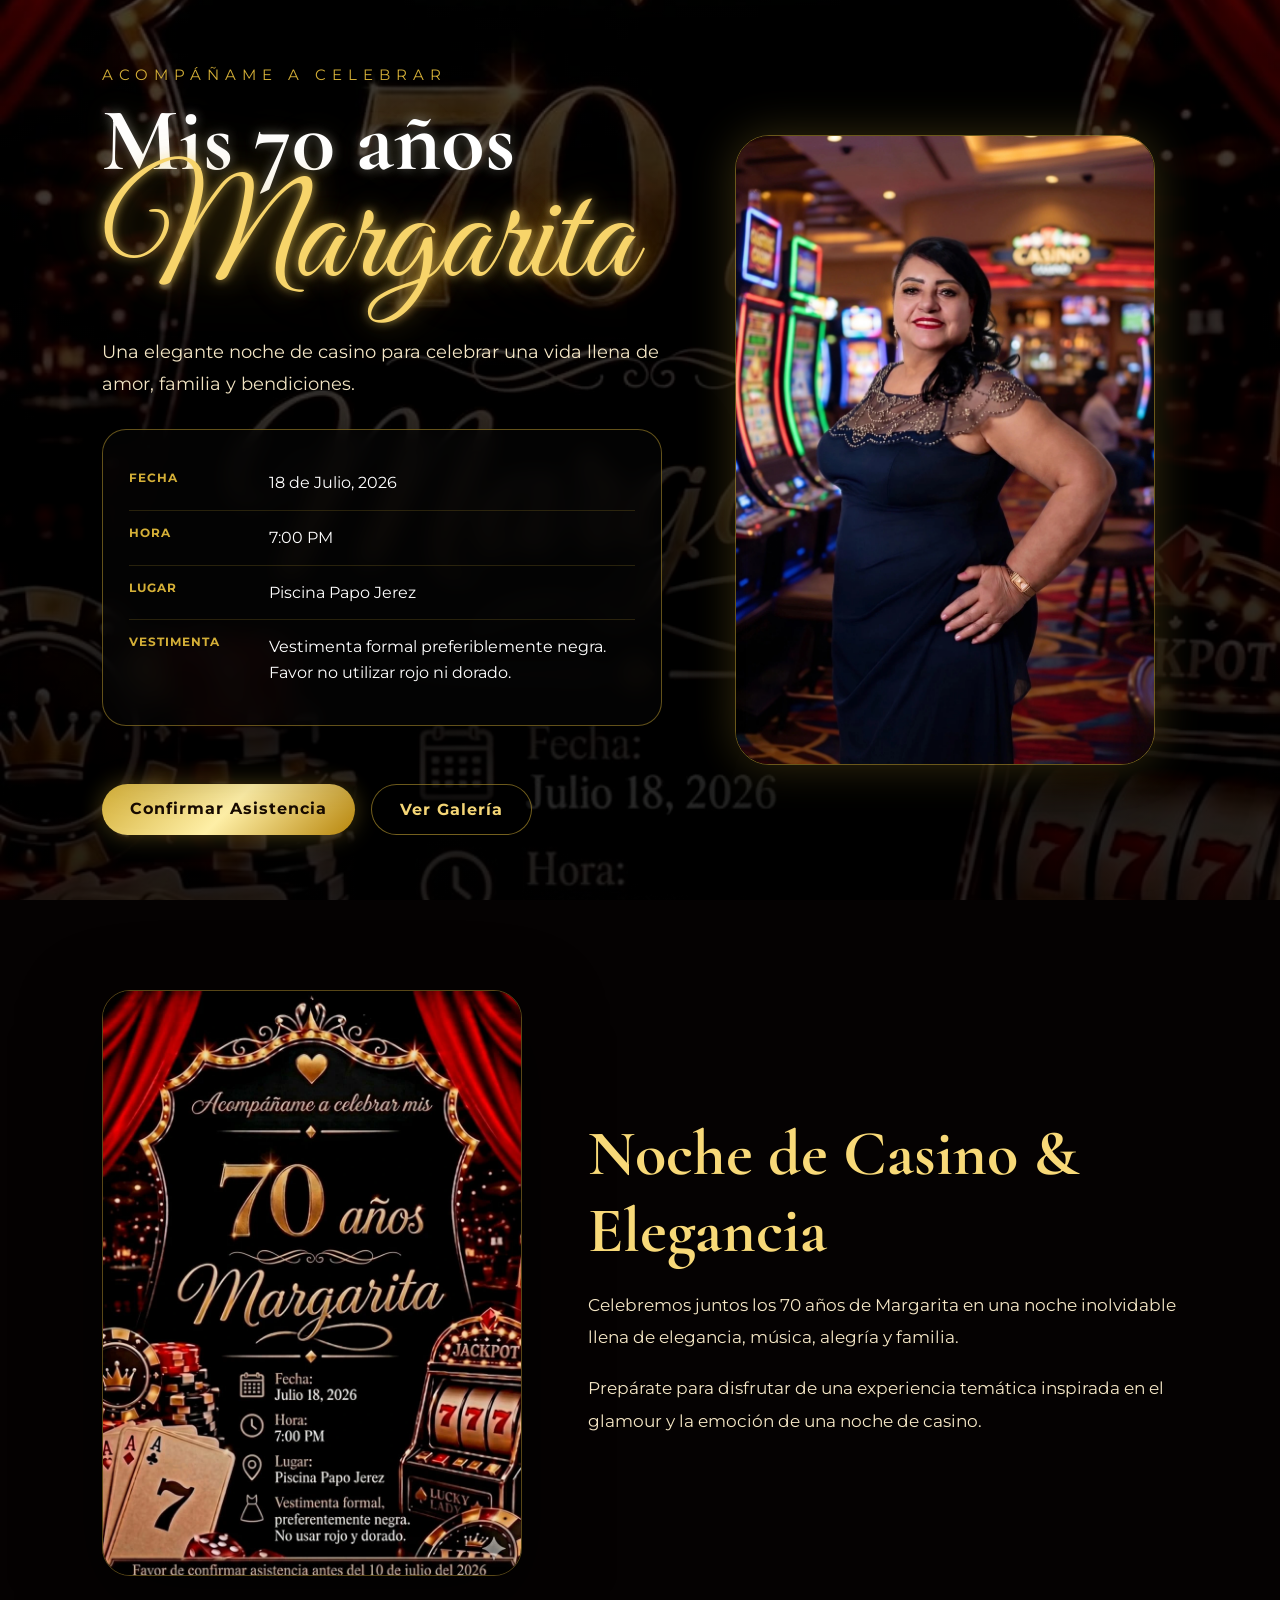
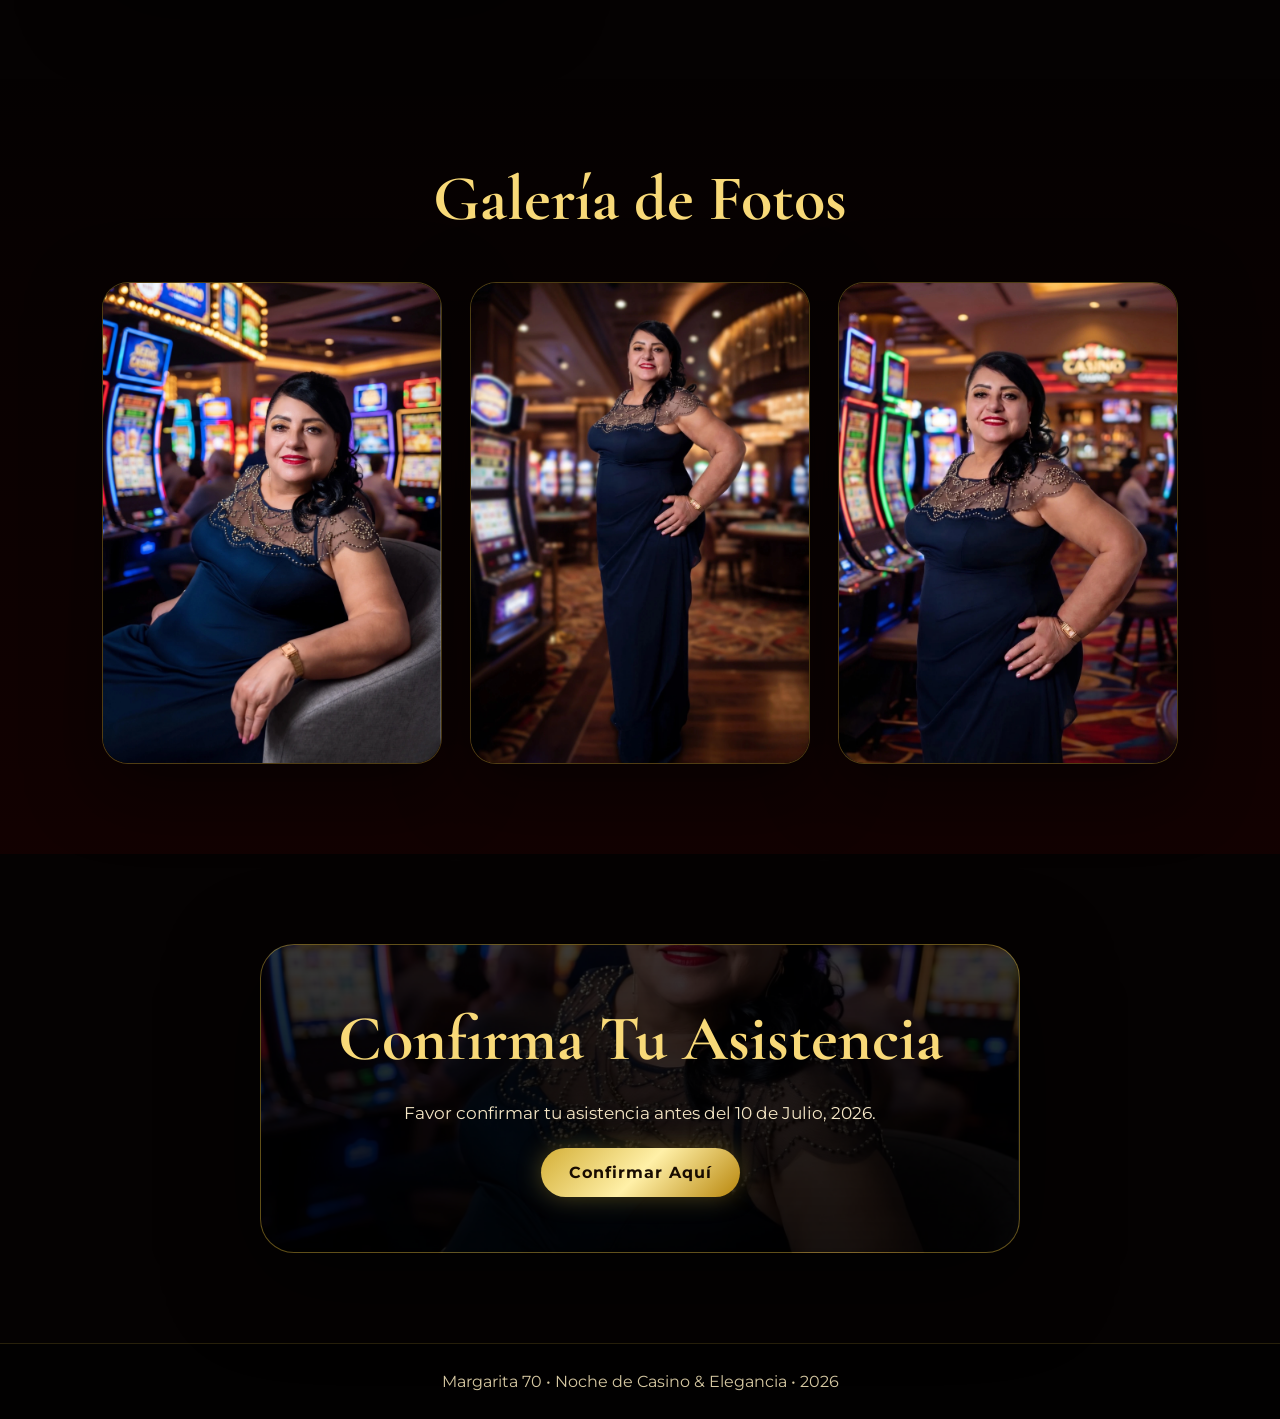
<file: margarita70/index.html>
<!DOCTYPE html>
<html lang="es">

<head>

  <meta charset="UTF-8" />

  <meta name="robots" content="noindex, nofollow">

  <meta name="viewport" content="width=device-width, initial-scale=1.0" />

  <title>Margarita 70 | Noche de Casino & Elegancia</title>

  <!-- FAVICON -->
  <link
    rel="icon"
    type="image/x-icon"
    href="assets/icons/margarita-70-casino-night-favicon.ico">

  <!-- SEO -->
  <meta
    name="description"
    content="Acompáñame a celebrar mis 70 años en una elegante noche de casino llena de alegría, familia y bendiciones." />

  <link rel="canonical" href="https://margarita70.com/" />

  <!-- OPEN GRAPH / WHATSAPP / FACEBOOK -->
  <meta property="og:type" content="website">
  <meta property="og:url" content="https://margarita70.com/">
  <meta property="og:site_name" content="Margarita 70">

  <meta
    property="og:title"
    content="Margarita 70 | Noche de Casino & Elegancia">

  <meta
    property="og:description"
    content="Acompáñame a celebrar mis 70 años en una noche inolvidable llena de elegancia, casino, alegría y familia.">

  <meta
    property="og:image"
    content="https://margarita70.com/assets/images/margarita-70-casino-night-og-image.webp">

  <meta property="og:image:width" content="1200">
  <meta property="og:image:height" content="630">
  <meta property="og:locale" content="es_US">

  <!-- TWITTER / X -->
  <meta name="twitter:card" content="summary_large_image">

  <meta
    name="twitter:title"
    content="Margarita 70 | Noche de Casino & Elegancia">

  <meta
    name="twitter:description"
    content="Acompáñame a celebrar mis 70 años en una noche inolvidable llena de elegancia, casino, alegría y familia.">

  <meta
    name="twitter:image"
    content="https://margarita70.com/assets/images/margarita-70-casino-night-og-image.webp">

  <!-- CSS -->
  <link rel="stylesheet" href="styles.css" />

  <!-- GOOGLE FONTS -->
  <link rel="preconnect" href="https://fonts.googleapis.com" />

  <link rel="preconnect" href="https://fonts.gstatic.com" crossorigin />

  <link
    href="https://fonts.googleapis.com/css2?family=Cormorant+Garamond:wght@300;400;500;600;700&family=Great+Vibes&family=Montserrat:wght@300;400;500;600;700&display=swap"
    rel="stylesheet" />

</head>

<body>

  <!-- OVERLAY -->
  <div class="overlay"></div>

  <!-- HERO -->
  <section class="hero">

    <div class="hero-content">

      <p class="hero-subtitle">
        Acompáñame a celebrar
      </p>

      <h2 class="hero-age">
        Mis 70 años
      </h2>

      <h1 class="hero-title">
        Margarita
      </h1>

      <p class="hero-description">
        Una elegante noche de casino para celebrar
        una vida llena de amor, familia y bendiciones.
      </p>

      <!-- EVENT CARD -->
      <div class="event-card">

        <div class="event-item">
          <span class="label">Fecha</span>
          <span class="value">
            18 de Julio, 2026
          </span>
        </div>

        <div class="event-item">
          <span class="label">Hora</span>
          <span class="value">
            7:00 PM
          </span>
        </div>

        <div class="event-item">
          <span class="label">Lugar</span>
          <span class="value">
            Piscina Papo Jerez
          </span>
        </div>

        <div class="event-item">
          <span class="label">Vestimenta</span>
          <span class="value">
            Vestimenta formal preferiblemente negra.<br>
            Favor no utilizar rojo ni dorado.
          </span>
        </div>

      </div>

      <!-- COUNTDOWN -->
      <div
        id="countdown"
        class="countdown">
      </div>

      <!-- BUTTONS -->
      <div class="hero-buttons">

        <a
          href="#rsvp"
          class="btn-primary">

          Confirmar Asistencia

        </a>

        <a
          href="#gallery"
          class="btn-secondary">

          Ver Galería

        </a>

      </div>

    </div>

    <!-- HERO IMAGE -->
    <div class="hero-image">

      <img
        src="assets/images/margarita-casino-portrait.webp"
        alt="Retrato de Margarita" />

    </div>

  </section>

  <!-- INVITATION -->
  <section class="invitation-section">

    <div class="invitation-container">

      <div class="invitation-image">

        <img
          src="assets/images/invitation-main.webp"
          alt="Invitación Margarita 70" />

      </div>

      <div class="invitation-text">

        <h2>
          Noche de Casino & Elegancia
        </h2>

        <p>
          Celebremos juntos los 70 años de Margarita
          en una noche inolvidable llena de elegancia,
          música, alegría y familia.
        </p>

        <p>
          Prepárate para disfrutar de una experiencia
          temática inspirada en el glamour y la emoción
          de una noche de casino.
        </p>

      </div>

    </div>

  </section>

  <!-- GALLERY -->
  <section
    class="gallery-section"
    id="gallery">

    <h2 class="section-title">
      Galería de Fotos
    </h2>

    <div class="gallery-grid">

      <div class="gallery-item">

        <img
          src="assets/images/margarita-casino-seated.webp"
          alt="Margarita sentada en temática de casino" />

      </div>

      <div class="gallery-item">

        <img
          src="assets/images/margarita-casino-fullbody.webp"
          alt="Margarita en vestido formal de cuerpo completo" />

      </div>

      <div class="gallery-item">

        <img
          src="assets/images/margarita-casino-portrait.webp"
          alt="Retrato elegante de Margarita" />

      </div>

    </div>

  </section>

  <!-- RSVP -->
  <section
    class="rsvp-section"
    id="rsvp">

    <div class="rsvp-container">

      <h2>
        Confirma Tu Asistencia
      </h2>

      <p>
        Favor confirmar tu asistencia
        antes del 10 de Julio, 2026.
      </p>

      <a
        href="https://docs.google.com/forms/d/e/1FAIpQLSc9ccZVv-hRQPtEcqA6CO8FiqqgoGnk4vJ2_BhqxuVtArTUBg/viewform"
        target="_blank"
        class="btn-primary">

        Confirmar Aquí

      </a>

    </div>

  </section>

  <!-- FOOTER -->
  <footer>

    <p>
      Margarita 70 • Noche de Casino & Elegancia • 2026
    </p>

  </footer>

  <!-- JAVASCRIPT -->
  <script src="script.js"></script>

</body>

</html>
</file>
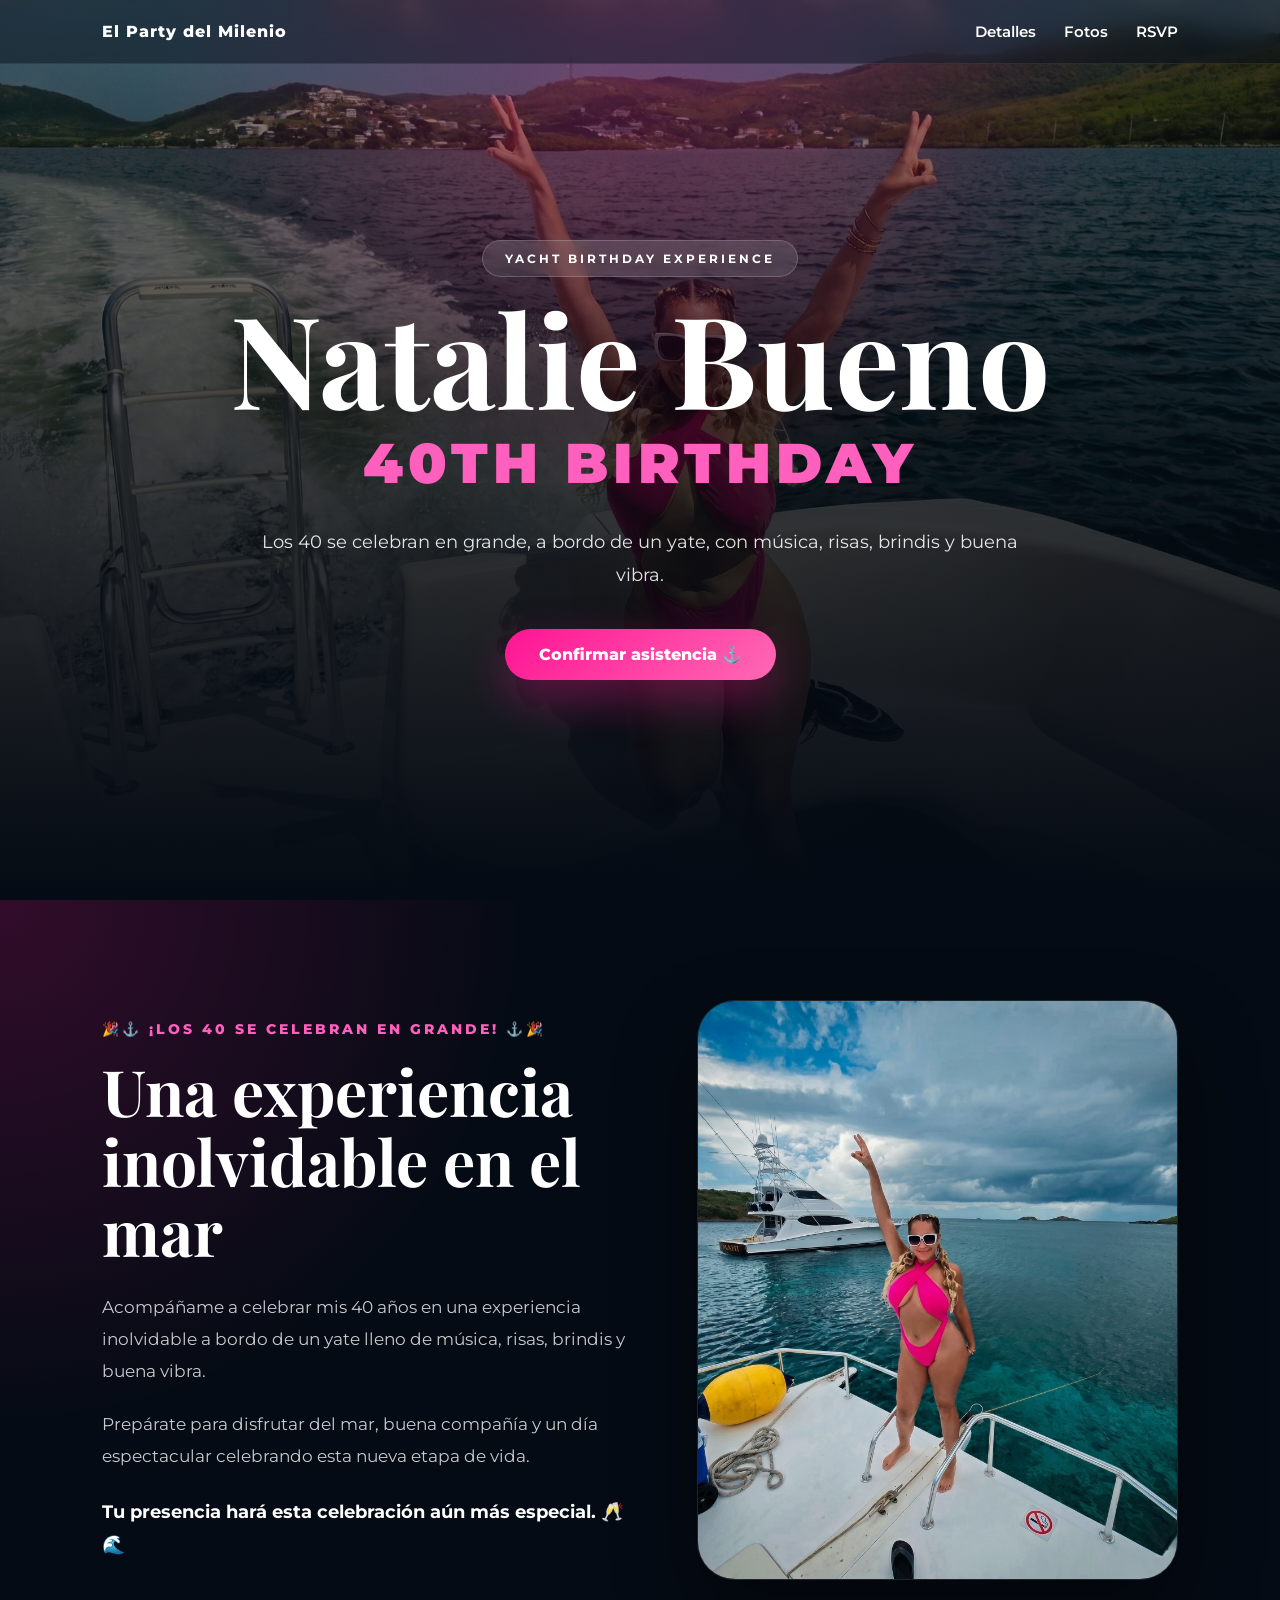
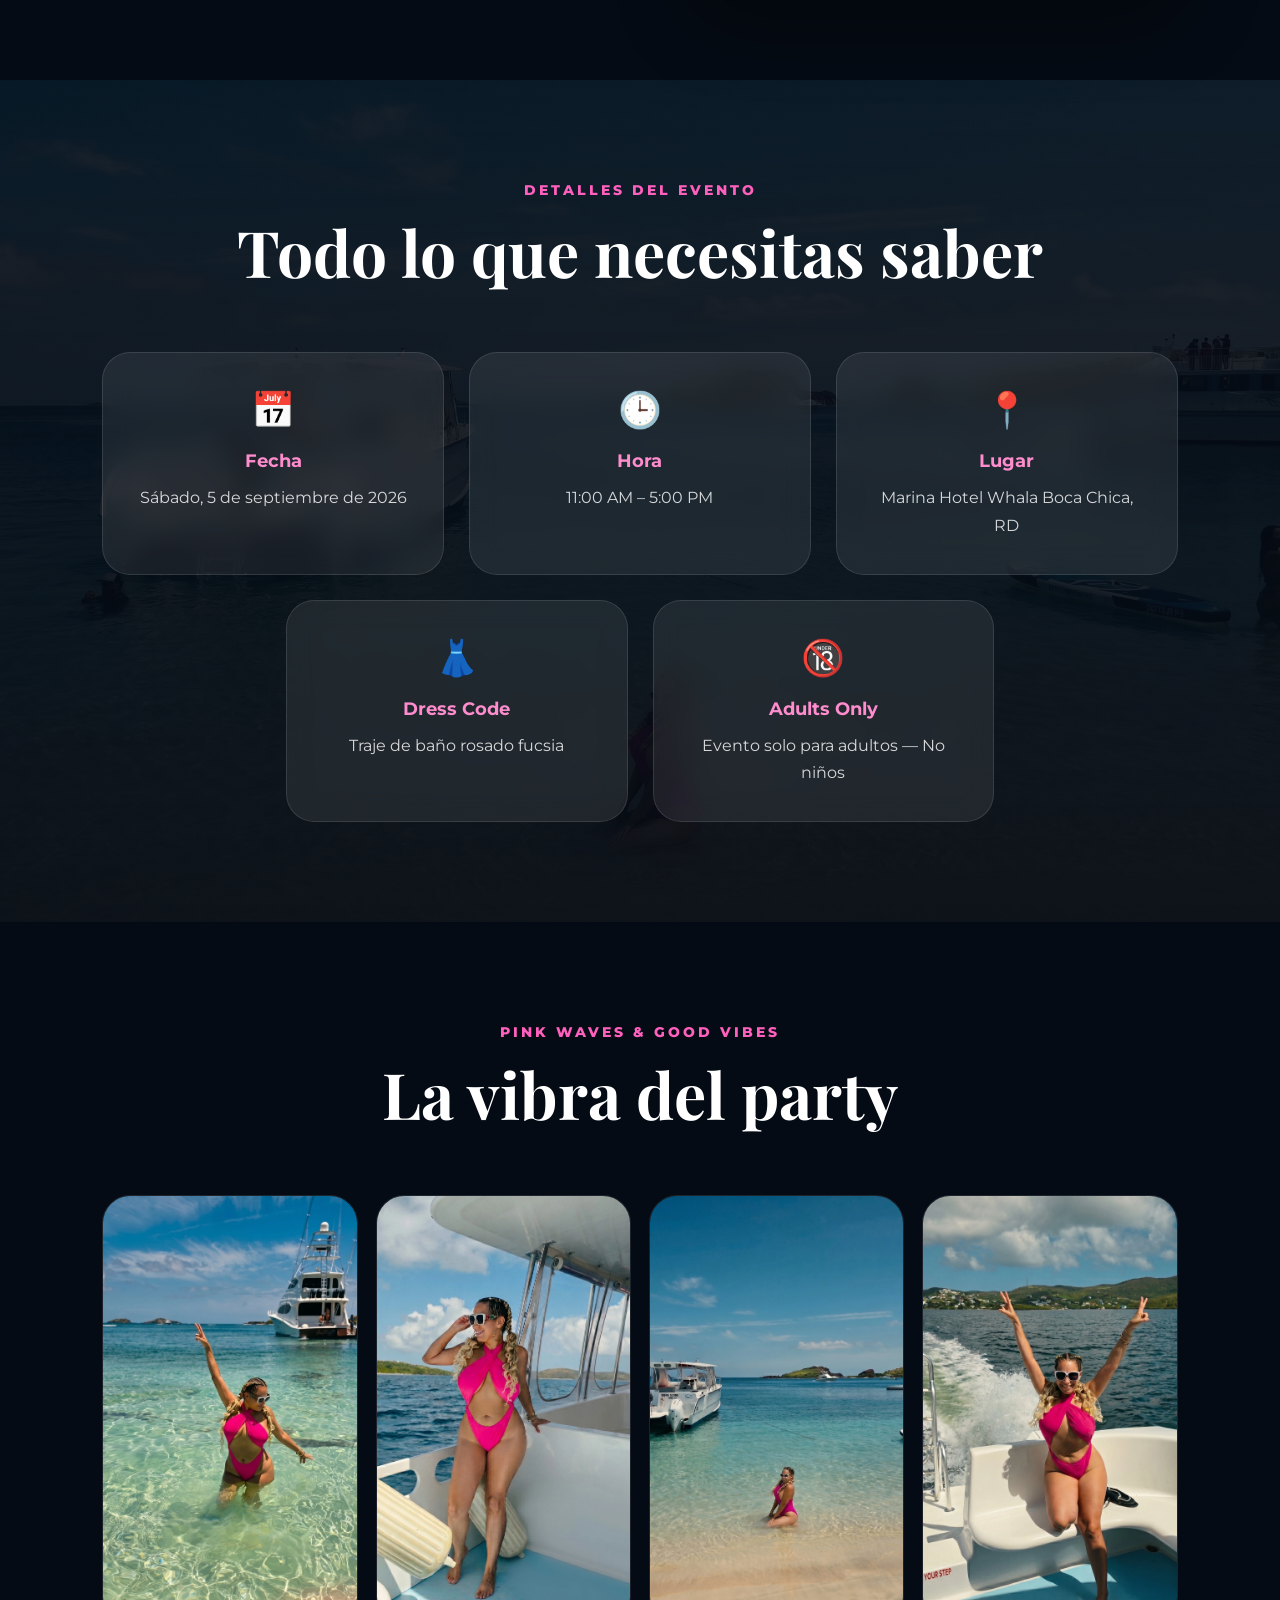
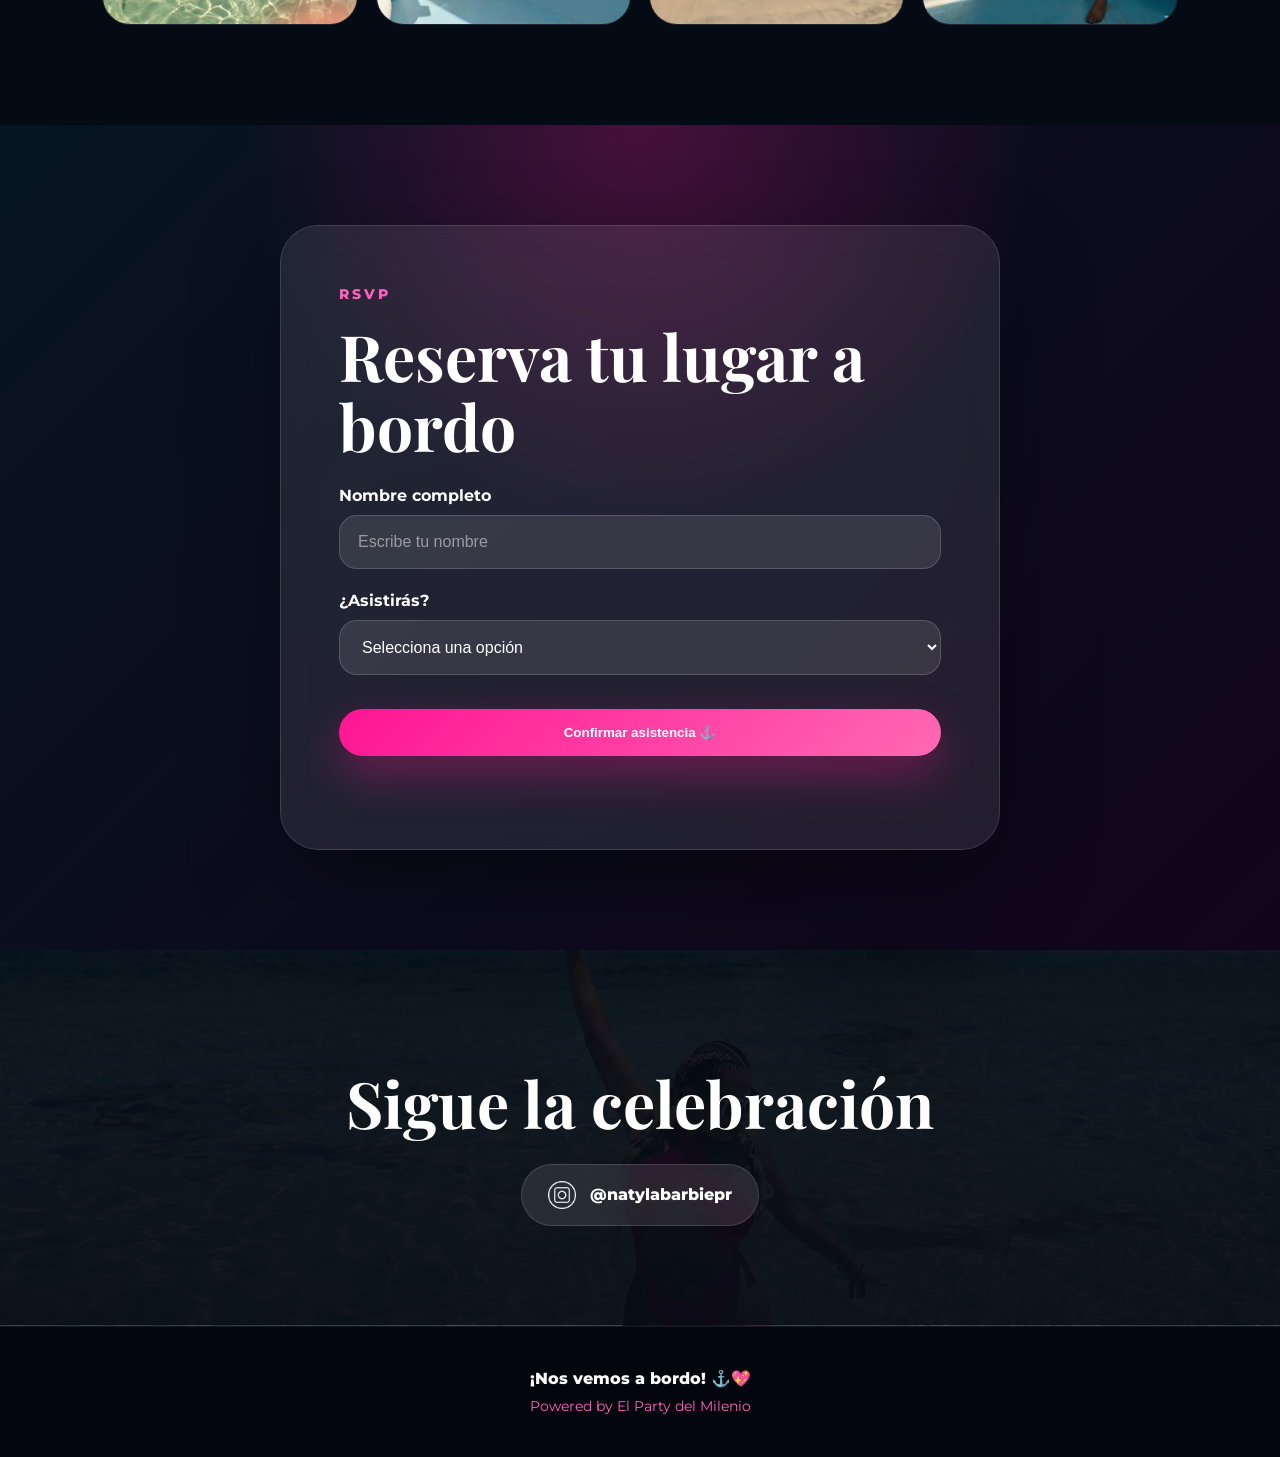
<file: natalie40/index.html>
<!DOCTYPE html>
<html lang="es">

<head>

  <!-- META -->
  <meta charset="UTF-8" />

  <meta name="robots" content="noindex, nofollow">

  <meta
    name="viewport"
    content="width=device-width, initial-scale=1.0"
  />

  <title>
    Natalie Bueno 40 | Yacht Birthday Experience
  </title>

  <meta
    name="description"
    content="Acompáñame a celebrar mis 40 años en una experiencia inolvidable a bordo de un yate lleno de música, risas, brindis y buena vibra."
  />

  <!-- OPEN GRAPH / WHATSAPP / FACEBOOK -->
  <meta property="og:type" content="website" />

  <meta
    property="og:url"
    content="https://elpartydelmilenio.com/natalie40/"
  />

  <meta
    property="og:site_name"
    content="El Party del Milenio"
  />

  <meta
    property="og:title"
    content="Natalie Bueno 40 | Yacht Birthday Experience"
  />

  <meta
    property="og:description"
    content="Acompáñame a celebrar mis 40 años en una experiencia inolvidable a bordo de un yate lleno de música, risas, brindis y buena vibra."
  />

  <meta
    property="og:image"
    content="https://elpartydelmilenio.com/natalie40/assets/opengraph/og-image-natalie-bueno-40.jpg?v=5"
  />

  <meta
    property="og:image:secure_url"
    content="https://elpartydelmilenio.com/natalie40/assets/opengraph/og-image-natalie-bueno-40.jpg?v=5"
  />

  <meta
    property="og:image:type"
    content="image/jpeg"
  />

  <meta
    property="og:image:width"
    content="1200"
  />

  <meta
    property="og:image:height"
    content="630"
  />

  <meta
    property="og:locale"
    content="es_US"
  />

  <!-- TWITTER -->
  <meta
    name="twitter:card"
    content="summary_large_image"
  />

  <meta
    name="twitter:title"
    content="Natalie Bueno 40 | Yacht Birthday Experience"
  />

  <meta
    name="twitter:description"
    content="Acompáñame a celebrar mis 40 años en una experiencia inolvidable a bordo de un yate."
  />

  <meta
    name="twitter:image"
    content="https://elpartydelmilenio.com/natalie40/assets/opengraph/og-image-natalie-bueno-40.jpg?v=5"
  />

  <!-- GOOGLE FONTS -->
  <link
    rel="preconnect"
    href="https://fonts.googleapis.com"
  />

  <link
    rel="preconnect"
    href="https://fonts.gstatic.com"
    crossorigin
  />

  <link
    href="https://fonts.googleapis.com/css2?family=Montserrat:wght@300;400;500;600;700;800;900&family=Playfair+Display:wght@500;600;700;800&display=swap"
    rel="stylesheet"
  />

  <!-- FAVICON -->
  <link
    rel="icon"
    type="image/png"
    href="./assets/favicon/favicon.png"
  />

  <!-- CSS -->
  <link
    rel="stylesheet"
    href="./assets/css/styles.css"
  />

</head>

<body>

  <!-- NAVBAR -->
  <header class="navbar">

    <a href="../" class="brand">
      El Party del Milenio
    </a>

    <nav>

      <a href="#details">
        Detalles
      </a>

      <a href="#gallery">
        Fotos
      </a>

      <a href="#rsvp">
        RSVP
      </a>

    </nav>

  </header>

  <!-- HERO -->
  <section class="hero">

    <div class="hero-overlay"></div>

    <div class="hero-content">

      <span class="eyebrow">
        Yacht Birthday Experience
      </span>

      <h1>
        Natalie Bueno
      </h1>

      <h2>
        40th Birthday
      </h2>

      <p>
        Los 40 se celebran en grande, a bordo de un yate,
        con música, risas, brindis y buena vibra.
      </p>

      <a href="#rsvp" class="btn-primary">
        Confirmar asistencia ⚓
      </a>

    </div>

  </section>

  <!-- INTRO -->
  <section class="intro">

    <div class="intro-text">

      <span>
        🎉⚓ ¡Los 40 se celebran en grande! ⚓🎉
      </span>

      <h2>
        Una experiencia inolvidable en el mar
      </h2>

      <p>
        Acompáñame a celebrar mis 40 años
        en una experiencia inolvidable a bordo
        de un yate lleno de música, risas,
        brindis y buena vibra.
      </p>

      <p>
        Prepárate para disfrutar del mar,
        buena compañía y un día espectacular
        celebrando esta nueva etapa de vida.
      </p>

      <strong>
        Tu presencia hará esta celebración
        aún más especial. 🥂🌊
      </strong>

    </div>

    <div class="intro-image">

      <img
        src="./assets/images/natalie-yacht-celebration-main.webp"
        alt="Natalie celebrando en yate"
      />

    </div>

  </section>

  <!-- DETAILS -->
  <section id="details" class="details">

    <div class="section-title">

      <span>
        Detalles del evento
      </span>

      <h2>
        Todo lo que necesitas saber
      </h2>

    </div>

    <div class="details-grid">

      <div class="detail-card">

        <span>📅</span>

        <h3>Fecha</h3>

        <p>
          Sábado, 5 de septiembre de 2026
        </p>

      </div>

      <div class="detail-card">

        <span>🕒</span>

        <h3>Hora</h3>

        <p>
          11:00 AM – 5:00 PM
        </p>

      </div>

      <div class="detail-card">

        <span>📍</span>

        <h3>Lugar</h3>

        <p>
          Marina Hotel Whala Boca Chica, RD
        </p>

      </div>

      <div class="detail-card">

        <span>👗</span>

        <h3>Dress Code</h3>

        <p>
          Traje de baño rosado fucsia
        </p>

      </div>

      <div class="detail-card">

        <span>🔞</span>

        <h3>Adults Only</h3>

        <p>
          Evento solo para adultos — No niños
        </p>

      </div>

    </div>

  </section>

  <!-- GALLERY -->
  <section id="gallery" class="gallery">

    <div class="section-title">

      <span>
        Pink Waves & Good Vibes
      </span>

      <h2>
        La vibra del party
      </h2>

    </div>

    <div class="gallery-grid">

      <img
        src="./assets/images/natalie-ocean-party-experience.webp"
        alt="Natalie en el mar"
      />

      <img
        src="./assets/images/natalie-yacht-fashion-look.webp"
        alt="Natalie yacht fashion"
      />

      <img
        src="./assets/images/natalie-birthday-beach-vibes.webp"
        alt="Natalie beach vibes"
      />

      <img
        src="./assets/images/hero-yacht-party-natalie-40.webp"
        alt="Natalie yacht party"
      />

    </div>

  </section>

  <!-- RSVP -->
  <section id="rsvp" class="rsvp">

    <div class="rsvp-card">

      <span>
        RSVP
      </span>

      <h2>
        Reserva tu lugar a bordo
      </h2>

      <form id="rsvpForm">

        <div class="form-group">

          <label for="name">
            Nombre completo
          </label>

          <input
            type="text"
            id="name"
            name="name"
            placeholder="Escribe tu nombre"
            required
          />

        </div>

        <div class="form-group">

          <label for="attendance">
            ¿Asistirás?
          </label>

          <select
            id="attendance"
            name="attendance"
            required
          >

            <option value="">
              Selecciona una opción
            </option>

            <option value="Sí asistiré">
              Sí asistiré 🎉
            </option>

            <option value="No podré asistir">
              No podré asistir 💔
            </option>

          </select>

        </div>

        <div
          id="phoneField"
          class="guest-fields"
          style="display: none;"
        >

          <div class="form-group">

            <label for="phone">
              Número de contacto / WhatsApp
            </label>

            <input
              type="tel"
              id="phone"
              name="phone"
              placeholder="Ej: 809-000-0000"
            />

          </div>

        </div>

        <button
          type="submit"
          class="btn-primary submit-btn"
        >
          Confirmar asistencia ⚓
        </button>

        <p id="formMessage" class="form-message"></p>

      </form>

    </div>

  </section>

  <!-- INSTAGRAM -->
  <section class="instagram-section">

    <h2>
      Sigue la celebración
    </h2>

    <a
      href="https://www.instagram.com/natylabarbiepr/"
      target="_blank"
      class="instagram-link"
    >

      <img
        src="./assets/images/instagram.png"
        alt="Instagram"
      />

      <span>
        @natylabarbiepr
      </span>

    </a>

  </section>

  <!-- FOOTER -->
  <footer class="footer">

    <p>
      ¡Nos vemos a bordo! ⚓💖
    </p>

    <span>
      Powered by El Party del Milenio
    </span>

  </footer>

  <!-- JS -->
  <script src="./assets/js/app.js"></script>

</body>
</html>
</file>
<file: margarita70/styles.css>
* {
  margin: 0;
  padding: 0;
  box-sizing: border-box;
}

html {
  scroll-behavior: smooth;
}

body {
  font-family: "Montserrat", sans-serif;
  background: #050202;
  color: #fff;
  overflow-x: hidden;
}

.overlay {
  position: fixed;
  inset: 0;
  background:
    radial-gradient(circle at top left, rgba(150, 0, 0, 0.35), transparent 35%),
    radial-gradient(circle at bottom right, rgba(212, 175, 55, 0.20), transparent 30%);
  pointer-events: none;
  z-index: -1;
}

/* HERO */

.hero {
  min-height: 100vh;
  display: grid;
  grid-template-columns: 1.1fr 0.9fr;
  align-items: center;
  gap: 40px;
  padding: 60px 8%;
  background:
    linear-gradient(rgba(0, 0, 0, 0.72), rgba(0, 0, 0, 0.85)),
    url("assets/images/invitation-main.webp") center/cover no-repeat;
}

.hero-content {
  max-width: 720px;
}

.hero-subtitle {
  color: #d4af37;
  text-transform: uppercase;
  letter-spacing: 6px;
  font-size: 0.95rem;
  margin-bottom: 12px;
}

.hero-age {
  font-family: "Cormorant Garamond", serif;
  font-size: clamp(3rem, 7vw, 6rem);
  font-weight: 700;
  color: #ffffff;
  line-height: 1;
  margin-bottom: -10px;
  text-shadow:
    0 0 12px rgba(255, 255, 255, 0.35),
    0 0 30px rgba(212, 175, 55, 0.18);
}

.hero-title {
  font-family: "Great Vibes", cursive;
  font-size: clamp(5rem, 12vw, 9rem);
  font-weight: 400;
  color: #f7d46a;
  line-height: 0.95;
  margin-bottom: 24px;
  text-shadow:
    0 0 10px rgba(247, 212, 106, 0.7),
    0 0 28px rgba(212, 175, 55, 0.45),
    0 0 70px rgba(184, 134, 11, 0.3);
}

.hero-description {
  max-width: 560px;
  color: #f5e7c6;
  font-size: 1.1rem;
  line-height: 1.8;
  margin-bottom: 30px;
}

.event-card {
  background: rgba(5, 5, 5, 0.72);
  border: 1px solid rgba(212, 175, 55, 0.45);
  border-radius: 24px;
  padding: 26px;
  max-width: 560px;
  backdrop-filter: blur(12px);
  box-shadow: 0 20px 70px rgba(0, 0, 0, 0.55);
}

.event-item {
  display: grid;
  grid-template-columns: 120px 1fr;
  gap: 20px;
  padding: 14px 0;
  border-bottom: 1px solid rgba(212, 175, 55, 0.18);
}

.event-item:last-child {
  border-bottom: none;
}

.label {
  color: #d4af37;
  font-weight: 700;
  text-transform: uppercase;
  font-size: 0.78rem;
  letter-spacing: 1px;
}

.value {
  color: #fff;
  line-height: 1.6;
}

/* COUNTDOWN */

.countdown {
  display: flex;
  flex-wrap: wrap;
  gap: 18px;
  margin-top: 28px;
  margin-bottom: 10px;
}

.countdown div {
  min-width: 110px;
  padding: 18px;
  border-radius: 22px;
  background: rgba(0, 0, 0, 0.55);
  border: 1px solid rgba(212, 175, 55, 0.35);
  text-align: center;
  box-shadow: 0 10px 40px rgba(0, 0, 0, 0.35);
}

.countdown strong {
  display: block;
  font-size: 2rem;
  color: #f6d46b;
  font-family: "Cormorant Garamond", serif;
}

.countdown span {
  color: #fff;
  font-size: 0.8rem;
  text-transform: uppercase;
  letter-spacing: 2px;
}

/* BUTTONS */

.hero-buttons {
  display: flex;
  flex-wrap: wrap;
  gap: 16px;
  margin-top: 30px;
}

.btn-primary,
.btn-secondary {
  display: inline-block;
  text-decoration: none;
  padding: 15px 28px;
  border-radius: 999px;
  font-weight: 700;
  letter-spacing: 1px;
  transition: 0.3s ease;
}

.btn-primary {
  background: linear-gradient(135deg, #d4af37, #fff0a8, #b8860b);
  color: #180b00;
  box-shadow: 0 0 25px rgba(212, 175, 55, 0.35);
}

.btn-primary:hover {
  transform: translateY(-3px);
  box-shadow: 0 0 38px rgba(212, 175, 55, 0.65);
}

.btn-secondary {
  border: 1px solid rgba(212, 175, 55, 0.55);
  color: #f8d978;
  background: rgba(0, 0, 0, 0.45);
}

.btn-secondary:hover {
  background: rgba(212, 175, 55, 0.15);
  transform: translateY(-3px);
}

.hero-image {
  display: flex;
  justify-content: center;
}

.hero-image img {
  width: min(420px, 100%);
  border-radius: 34px;
  border: 1px solid rgba(212, 175, 55, 0.5);
  box-shadow:
    0 0 45px rgba(212, 175, 55, 0.25),
    0 25px 90px rgba(0, 0, 0, 0.75);
}

/* INVITATION */

.invitation-section,
.gallery-section,
.rsvp-section {
  padding: 90px 8%;
}

.invitation-container {
  display: grid;
  grid-template-columns: 0.85fr 1.15fr;
  align-items: center;
  gap: 50px;
}

.invitation-image img {
  width: 100%;
  max-width: 420px;
  border-radius: 28px;
  border: 1px solid rgba(212, 175, 55, 0.4);
  box-shadow: 0 25px 80px rgba(0, 0, 0, 0.65);
}

.invitation-text h2,
.rsvp-container h2,
.section-title {
  font-family: "Cormorant Garamond", serif;
  color: #f8d978;
  font-size: clamp(2.4rem, 5vw, 4rem);
  margin-bottom: 20px;
}

.invitation-text p,
.rsvp-container p {
  color: #f5e7c6;
  font-size: 1.08rem;
  line-height: 1.9;
  max-width: 650px;
  margin-bottom: 18px;
}

/* GALLERY */

.gallery-section {
  background: linear-gradient(180deg, rgba(5, 2, 2, 0), rgba(80, 0, 0, 0.18));
}

.section-title {
  text-align: center;
  margin-bottom: 45px;
}

.gallery-grid {
  display: grid;
  grid-template-columns: repeat(3, 1fr);
  gap: 28px;
}

.gallery-item {
  overflow: hidden;
  border-radius: 26px;
  border: 1px solid rgba(212, 175, 55, 0.35);
  background: rgba(0, 0, 0, 0.35);
  box-shadow: 0 20px 70px rgba(0, 0, 0, 0.55);
}

.gallery-item img {
  width: 100%;
  height: 480px;
  object-fit: cover;
  display: block;
  transition: 0.45s ease;
}

.gallery-item:hover img {
  transform: scale(1.07);
}

/* RSVP */

.rsvp-section {
  text-align: center;
}

.rsvp-container {
  max-width: 760px;
  margin: 0 auto;
  padding: 55px 30px;
  border-radius: 34px;
  background:
    linear-gradient(rgba(0, 0, 0, 0.76), rgba(0, 0, 0, 0.9)),
    url("assets/images/margarita-casino-seated.webp") center/cover no-repeat;
  border: 1px solid rgba(212, 175, 55, 0.45);
  box-shadow: 0 25px 90px rgba(0, 0, 0, 0.72);
}

.rsvp-container p {
  margin-left: auto;
  margin-right: auto;
}

/* FOOTER */

footer {
  padding: 28px 8%;
  text-align: center;
  color: #d7c9a3;
  background: #020101;
  border-top: 1px solid rgba(212, 175, 55, 0.18);
}

/* REVEAL ANIMATIONS */

.hidden {
  opacity: 0;
  transform: translateY(40px);
  transition:
    opacity 1s ease,
    transform 1s ease;
}

.show {
  opacity: 1;
  transform: translateY(0);
}

/* BUTTON CLICK EFFECT */

.clicked {
  transform: scale(0.96);
}

/* RESPONSIVE */

@media (max-width: 950px) {

  .hero {
    grid-template-columns: 1fr;
    text-align: center;
    padding-top: 70px;
  }

  .hero-content,
  .event-card,
  .hero-description {
    margin-left: auto;
    margin-right: auto;
  }

  .hero-buttons,
  .countdown {
    justify-content: center;
  }

  .invitation-container {
    grid-template-columns: 1fr;
    text-align: center;
  }

  .invitation-image {
    order: 2;
  }

  .invitation-text {
    order: 1;
  }

  .invitation-text p {
    margin-left: auto;
    margin-right: auto;
  }

  .gallery-grid {
    grid-template-columns: 1fr;
  }

  .gallery-item img {
    height: 520px;
  }
}

@media (max-width: 560px) {

  .hero {
    padding: 45px 6%;
  }

  .event-card {
    padding: 20px;
  }

  .event-item {
    grid-template-columns: 1fr;
    gap: 6px;
  }

  .hero-buttons {
    flex-direction: column;
  }

  .btn-primary,
  .btn-secondary {
    width: 100%;
    text-align: center;
  }

  .countdown {
    justify-content: center;
  }

  .countdown div {
    min-width: 130px;
  }

  .invitation-section,
  .gallery-section,
  .rsvp-section {
    padding: 65px 6%;
  }

  .gallery-item img {
    height: 430px;
  }
}
</file>
<file: natalie40/assets/css/styles.css>
* {
  margin: 0;
  padding: 0;
  box-sizing: border-box;
}

html {
  scroll-behavior: smooth;
}

body {
  font-family: 'Montserrat', sans-serif;
  background: #050b14;
  color: #ffffff;
  overflow-x: hidden;
}

section {
  padding: 100px 8%;
}

img {
  max-width: 100%;
  display: block;
}

.navbar {
  position: fixed;
  top: 0;
  left: 0;
  width: 100%;
  z-index: 999;
  padding: 22px 8%;
  display: flex;
  justify-content: space-between;
  align-items: center;
  background: rgba(5, 11, 20, 0.45);
  backdrop-filter: blur(14px);
  border-bottom: 1px solid rgba(255,255,255,0.08);
}

.brand {
  color: #ffffff;
  text-decoration: none;
  font-weight: 800;
  letter-spacing: 1px;
}

.navbar nav {
  display: flex;
  gap: 28px;
}

.navbar nav a {
  color: #ffffff;
  text-decoration: none;
  font-size: 0.95rem;
  font-weight: 600;
}

.navbar nav a:hover {
  color: #ff1493;
}

.hero {
  min-height: 100vh;
  position: relative;
  background:
    linear-gradient(rgba(0,0,0,0.35), rgba(0,0,0,0.7)),
    url('../images/hero-yacht-party-natalie-40.webp');
  background-size: cover;
  background-position: center;
  display: flex;
  align-items: center;
  justify-content: center;
  text-align: center;
  padding-top: 120px;
}

.hero-overlay {
  position: absolute;
  inset: 0;
  background:
    radial-gradient(circle at top, rgba(255, 20, 147, 0.28), transparent 45%),
    linear-gradient(to bottom, transparent, #050b14);
}

.hero-content {
  position: relative;
  z-index: 2;
  max-width: 900px;
}

.eyebrow {
  display: inline-block;
  margin-bottom: 20px;
  padding: 10px 22px;
  border-radius: 100px;
  color: #ffffff;
  background: rgba(255,255,255,0.12);
  border: 1px solid rgba(255,255,255,0.18);
  backdrop-filter: blur(10px);
  text-transform: uppercase;
  letter-spacing: 3px;
  font-size: 0.78rem;
  font-weight: 700;
}

.hero h1 {
  font-family: 'Playfair Display', serif;
  font-size: clamp(4rem, 10vw, 8rem);
  line-height: 0.95;
  color: #ffffff;
  text-shadow: 0 20px 50px rgba(0,0,0,0.45);
}

.hero h2 {
  margin-top: 10px;
  font-size: clamp(1.8rem, 5vw, 3.5rem);
  color: #ff5fbd;
  text-transform: uppercase;
  letter-spacing: 5px;
  font-weight: 900;
}

.hero p {
  max-width: 760px;
  margin: 28px auto 38px;
  color: rgba(255,255,255,0.88);
  font-size: 1.15rem;
  line-height: 1.8;
}

.btn-primary {
  display: inline-flex;
  justify-content: center;
  align-items: center;
  padding: 16px 34px;
  border-radius: 100px;
  background: linear-gradient(135deg, #ff1493, #ff69b4);
  color: #ffffff;
  text-decoration: none;
  font-weight: 800;
  border: none;
  cursor: pointer;
  box-shadow: 0 18px 45px rgba(255, 20, 147, 0.35);
  transition: 0.3s ease;
}

.btn-primary:hover {
  transform: translateY(-3px);
  box-shadow: 0 25px 55px rgba(255, 20, 147, 0.45);
}

.intro {
  display: grid;
  grid-template-columns: 1fr 0.9fr;
  gap: 60px;
  align-items: center;
  background:
    radial-gradient(circle at top left, rgba(255,20,147,0.18), transparent 35%),
    #050b14;
}

.intro-text span,
.section-title span,
.rsvp-card > span {
  color: #ff5fbd;
  text-transform: uppercase;
  letter-spacing: 3px;
  font-size: 0.85rem;
  font-weight: 800;
}

.intro-text h2,
.section-title h2,
.rsvp-card h2,
.instagram-section h2 {
  margin: 18px 0 25px;
  font-family: 'Playfair Display', serif;
  font-size: clamp(2.3rem, 5vw, 4.2rem);
  line-height: 1.1;
}

.intro-text p {
  margin-bottom: 22px;
  color: rgba(255,255,255,0.78);
  font-size: 1.05rem;
  line-height: 1.9;
}

.intro-text strong {
  color: #ffffff;
  font-size: 1.15rem;
  line-height: 1.8;
}

.intro-image img {
  border-radius: 38px;
  min-height: 580px;
  object-fit: cover;
  box-shadow: 0 35px 80px rgba(0,0,0,0.45);
  border: 1px solid rgba(255,255,255,0.1);
}

.details {
  background:
    linear-gradient(rgba(5,11,20,0.85), rgba(5,11,20,0.95)),
    url('../images/natalie-birthday-beach-vibes.webp');
  background-size: cover;
  background-position: center;
}

.section-title {
  text-align: center;
  max-width: 850px;
  margin: 0 auto 65px;
}

.details-grid {
  display: flex;
  flex-wrap: wrap;
  justify-content: center;
  gap: 25px;
}

.detail-card {
  flex: 0 1 calc((100% - 50px) / 3);
  padding: 35px;
  border-radius: 28px;
  background: rgba(255,255,255,0.08);
  border: 1px solid rgba(255,255,255,0.11);
  backdrop-filter: blur(14px);
  text-align: center;
  transition: 0.3s ease;
}

.detail-card:hover {
  transform: translateY(-8px);
  border-color: rgba(255,20,147,0.45);
}

.detail-card span {
  display: block;
  font-size: 2.2rem;
  margin-bottom: 18px;
}

.detail-card h3 {
  margin-bottom: 12px;
  color: #ff8ccd;
  font-size: 1.15rem;
}

.detail-card p {
  color: rgba(255,255,255,0.82);
  line-height: 1.7;
}

.gallery {
  background: #050b14;
}

.gallery-grid {
  display: grid;
  grid-template-columns: repeat(4, 1fr);
  gap: 18px;
}

.gallery-grid img {
  width: 100%;
  height: 430px;
  object-fit: cover;
  border-radius: 28px;
  border: 1px solid rgba(255,255,255,0.1);
  transition: 0.35s ease;
}

.gallery-grid img:hover {
  transform: scale(1.03);
  box-shadow: 0 25px 60px rgba(255,20,147,0.22);
}

.rsvp {
  background:
    radial-gradient(circle at top, rgba(255,20,147,0.25), transparent 38%),
    linear-gradient(135deg, #061421, #11051a);
  display: flex;
  justify-content: center;
}

.rsvp-card {
  max-width: 720px;
  width: 100%;
  padding: 58px;
  border-radius: 38px;
  background: rgba(255,255,255,0.09);
  border: 1px solid rgba(255,255,255,0.13);
  backdrop-filter: blur(18px);
  box-shadow: 0 35px 90px rgba(0,0,0,0.35);
}

.rsvp-card p {
  color: rgba(255,255,255,0.78);
  line-height: 1.7;
  margin-bottom: 35px;
}

.form-group {
  margin-bottom: 22px;
}

.form-group label {
  display: block;
  margin-bottom: 10px;
  font-weight: 700;
  color: #ffffff;
}

.form-group input,
.form-group select {
  width: 100%;
  padding: 17px 18px;
  border-radius: 18px;
  border: 1px solid rgba(255,255,255,0.16);
  outline: none;
  background: rgba(255,255,255,0.1);
  color: #ffffff;
  font-size: 1rem;
}

.form-group input::placeholder {
  color: rgba(255,255,255,0.5);
}

.form-group select option {
  color: #111111;
}

.guest-fields {
  display: none;
}

.guest-fields.active {
  display: block;
}

.submit-btn {
  width: 100%;
  margin-top: 12px;
}

.form-message {
  margin-top: 22px;
  font-weight: 700;
  text-align: center;
  color: #ff8ccd;
}

.instagram-section {
  text-align: center;
  background:
    linear-gradient(rgba(5,11,20,0.9), rgba(5,11,20,0.95)),
    url('../images/natalie-ocean-party-experience.webp');
  background-size: cover;
  background-position: center;
}

.instagram-link {
  display: inline-flex;
  align-items: center;
  gap: 14px;
  padding: 16px 26px;
  border-radius: 100px;
  background: rgba(255,255,255,0.1);
  border: 1px solid rgba(255,255,255,0.14);
  color: #ffffff;
  text-decoration: none;
  font-weight: 800;
  backdrop-filter: blur(14px);
}

.instagram-link img {
  width: 28px;
  height: 28px;
}

.footer {
  padding: 42px 8%;
  text-align: center;
  background: #03070d;
  border-top: 1px solid rgba(255,255,255,0.08);
}

.footer p {
  margin-bottom: 8px;
  font-weight: 800;
}

.footer span {
  color: #ff5fbd;
  font-size: 0.9rem;
}

@media (max-width: 992px) {
  .intro {
    grid-template-columns: 1fr;
  }

  .detail-card {
    flex-basis: calc((100% - 25px) / 2);
  }

  .gallery-grid {
    grid-template-columns: repeat(2, 1fr);
  }

  .intro-image img {
    min-height: 480px;
  }
}

@media (max-width: 768px) {
  section {
    padding: 85px 7%;
  }

  .navbar {
    padding: 18px 7%;
  }

  .navbar nav {
    display: none;
  }

  .hero {
    background-position: center top;
  }

  .hero p {
    font-size: 1rem;
  }

  .detail-card {
    flex-basis: 100%;
  }

  .gallery-grid {
    grid-template-columns: 1fr;
  }

  .gallery-grid img {
    height: 460px;
  }

  .rsvp-card {
    padding: 38px 26px;
  }
}

@media (max-width: 480px) {
  .brand {
    font-size: 0.95rem;
  }

  .eyebrow {
    font-size: 0.68rem;
    letter-spacing: 2px;
  }

  .hero h2 {
    letter-spacing: 3px;
  }

  .intro-image img,
  .gallery-grid img {
    height: 400px;
    min-height: auto;
  }

  .detail-card {
    padding: 28px;
  }
}
</file>
